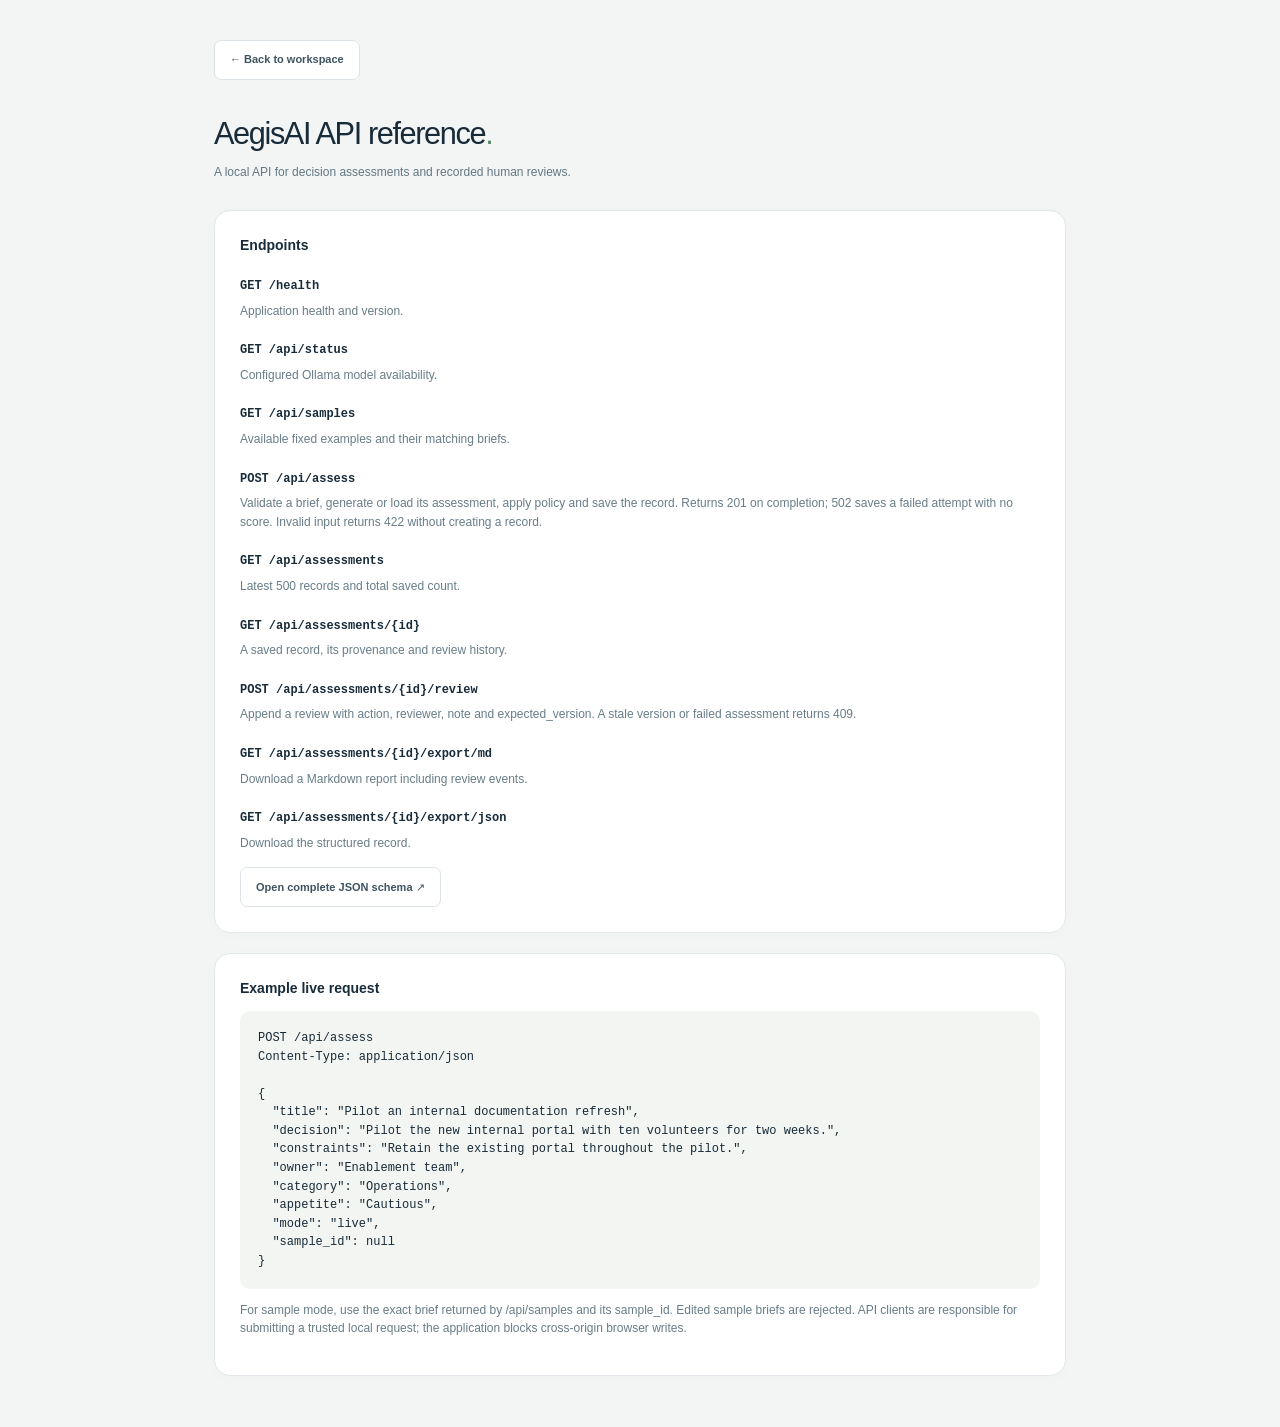
<file: static/api.html>
<!doctype html><html lang="en"><head><meta charset="utf-8"><meta name="viewport" content="width=device-width,initial-scale=1"><title>AegisAI — API reference</title><link rel="stylesheet" href="/static/styles.css?v=2.0.2"></head><body><main class="api-document"><a href="/" class="button secondary">← Back to workspace</a><div class="page-heading"><div><h1>AegisAI API reference<span>.</span></h1><p>A local API for decision assessments and recorded human reviews.</p></div></div><section class="card api-section"><h2>Endpoints</h2><dl><dt><code>GET /health</code></dt><dd>Application health and version.</dd><dt><code>GET /api/status</code></dt><dd>Configured Ollama model availability.</dd><dt><code>GET /api/samples</code></dt><dd>Available fixed examples and their matching briefs.</dd><dt><code>POST /api/assess</code></dt><dd>Validate a brief, generate or load its assessment, apply policy and save the record. Returns 201 on completion; 502 saves a failed attempt with no score. Invalid input returns 422 without creating a record.</dd><dt><code>GET /api/assessments</code></dt><dd>Latest 500 records and total saved count.</dd><dt><code>GET /api/assessments/{id}</code></dt><dd>A saved record, its provenance and review history.</dd><dt><code>POST /api/assessments/{id}/review</code></dt><dd>Append a review with action, reviewer, note and expected_version. A stale version or failed assessment returns 409.</dd><dt><code>GET /api/assessments/{id}/export/md</code></dt><dd>Download a Markdown report including review events.</dd><dt><code>GET /api/assessments/{id}/export/json</code></dt><dd>Download the structured record.</dd></dl><a class="button secondary" href="/openapi.json">Open complete JSON schema ↗</a></section><section class="card api-section"><h2>Example live request</h2><pre>POST /api/assess
Content-Type: application/json

{
  "title": "Pilot an internal documentation refresh",
  "decision": "Pilot the new internal portal with ten volunteers for two weeks.",
  "constraints": "Retain the existing portal throughout the pilot.",
  "owner": "Enablement team",
  "category": "Operations",
  "appetite": "Cautious",
  "mode": "live",
  "sample_id": null
}</pre><p>For sample mode, use the exact brief returned by /api/samples and its sample_id. Edited sample briefs are rejected. API clients are responsible for submitting a trusted local request; the application blocks cross-origin browser writes.</p></section></main></body></html>
</file>
<file: static/styles.css>
@charset "UTF-8";
:root{--navy:#102334;--navy2:#192f42;--ink:#182b39;--muted:#6c7b86;--line:#e1e7ea;--bg:#f3f5f5;--white:#fff;--green:#c7eea6;--teal:#226456;--radius:16px;--shadow:0 3px 18px #142b3b04;--orange:#b45b22;--red:#b7473c;--low:#28675d;font-family:"Segoe UI",Arial,sans-serif;color:var(--ink);font-synthesis:none}
*{box-sizing:border-box}body{margin:0;background:var(--bg);font-size:14px;line-height:1.55}button,input,select,textarea{font:inherit}button,a,input,select,textarea{ -webkit-tap-highlight-color:transparent}button{cursor:pointer}button:disabled{cursor:not-allowed;opacity:.55}a{color:inherit}button{color:inherit}button,input,select,textarea{min-width:0}input,select,textarea{max-width:100%}button:focus-visible,a:focus-visible,input:focus-visible,select:focus-visible,textarea:focus-visible,summary:focus-visible{outline:3px solid #80b6a5;outline-offset:3px}button{transition:background .15s,box-shadow .15s,transform .15s}button:hover:not(:disabled){filter:brightness(.97)}[hidden]{display:none!important}.sr-only{position:absolute;width:1px;height:1px;padding:0;margin:-1px;overflow:hidden;clip:rect(0,0,0,0);white-space:nowrap;border:0}.skip-link{position:fixed;top:-70px;left:15px;z-index:200;background:var(--white);padding:12px;border-radius:8px}.skip-link:focus{top:12px}
.sidebar{position:fixed;inset:0 auto 0 0;width:244px;background:var(--navy);color:#dfe8ed;display:flex;flex-direction:column;padding:32px 20px 20px;z-index:20}.brand{text-decoration:none;display:flex;align-items:center;gap:10px;padding:0 8px;font-size:27px;font-weight:650;letter-spacing:-1.2px;line-height:1.1}.brand-ai{color:var(--green);font-weight:400}.brand small{display:block;color:#a0b3c0;font-size:8px;letter-spacing:1.8px;margin-top:9px;font-weight:600}.brand-mark{width:38px;flex-shrink:0}.brand-mark svg{width:36px;fill:none;stroke:var(--green);stroke-width:1.5}.sidebar-label{font-size:9px;letter-spacing:1.8px;color:#8299aa;margin:47px 13px 12px}.nav-item{width:100%;border:0;text-align:left;background:transparent;color:#9eb2c1;display:flex;align-items:center;gap:10px;border-radius:9px;padding:13px 12px;font-size:12px;margin:4px 0}.nav-item.active{background:#263c4c;color:#e9f9dd}.nav-icon{font-size:19px;line-height:1}.nav-arrow{margin-left:auto;font-size:16px;color:var(--green)}.nav-count{margin-left:auto;font-size:10px;background:#324c5d;color:#e2edf3;border-radius:5px;padding:1px 7px}.sidebar-note{margin:auto 7px 25px;padding:24px 15px 0;border:1px solid #304756;border-radius:13px;overflow:hidden;position:relative;background:linear-gradient(130deg,#1d3546,#142838)}.tiny-label{font-size:8px;font-weight:650;letter-spacing:1.5px}.sidebar-note .tiny-label{color:#a9bcbf;font-size:7px;letter-spacing:1.2px}.sidebar-note h2{font-size:20px;font-weight:400;letter-spacing:-.5px;line-height:1.3;color:#f0f5f3;margin:17px 0 10px}.sidebar-note p{font-size:11px;color:#9fb2c1;line-height:1.7}.note-art{height:86px;position:relative;overflow:hidden}.note-art span{position:absolute;width:120px;height:120px;border:1px solid #557666;border-radius:50%;left:50px;top:25px}.note-art span:nth-child(2){left:25px;top:35px}.note-art span:nth-child(3){left:0;top:45px}.note-art b{position:absolute;color:var(--green);font-size:34px;right:30px;top:9px;font-weight:300}.sidebar-bottom{border-top:1px solid #2b4050;padding:18px 5px 0;display:flex;align-items:center;gap:9px;font-size:10px;color:#d7e2e7}.sidebar-bottom small{display:block;color:#8299aa;font-size:8px;margin-top:3px}.local-dot,.status-dot{width:6px;height:6px;background:#9cc98b;border-radius:50%;display:inline-block;flex-shrink:0}.version-mark{margin-left:auto;display:grid;place-items:center;background:#2b4152;border:1px solid #40586a;border-radius:50%;width:27px;height:27px;font-size:10px}
.app-shell{margin-left:244px}.topbar{height:76px;display:flex;align-items:center;justify-content:space-between;gap:14px;padding:0 38px;border-bottom:1px solid var(--line);background:#fcfdfc}.breadcrumb{font-size:11px;color:#7a8790}.breadcrumb span{margin:0 12px;color:#bcc7cd}.breadcrumb strong{color:#344856;font-weight:500}.topbar-right{display:flex;align-items:center;gap:19px}.date{color:var(--muted);font-size:10px}.engine-status{display:flex;align-items:center;gap:7px;border:1px solid var(--line);background:white;padding:7px 10px;border-radius:6px;font-size:10px}.engine-status .status-dot{background:#b59465}.engine-status.ready .status-dot{background:#43836c}.avatar{display:grid;place-items:center;background:#dfe8dc;color:#426145;width:31px;height:31px;border-radius:50%;font-size:10px;font-weight:650;border:3px solid white;box-shadow:0 0 0 1px #dce5de}main{max-width:1680px;margin:auto;padding:32px 38px 0}.page-heading{display:flex;align-items:center;justify-content:space-between;gap:24px;margin-bottom:29px}.eyebrow{font-size:8px;letter-spacing:1.9px;font-weight:700;color:#5a786a;display:flex;align-items:center;gap:7px}.eyebrow>span{width:5px;height:5px;background:#668770;border-radius:50%}h1{font-size:clamp(24px,2.4vw,37px);line-height:1.2;letter-spacing:-1.4px;font-weight:500;margin:11px 0 10px}h1>span{color:#5b8b62}.page-heading p{font-size:12px;color:var(--muted);margin:0}.button{display:inline-flex;align-items:center;justify-content:center;gap:12px;text-decoration:none;padding:10px 15px;border:1px solid transparent;border-radius:7px;font-size:11px;font-weight:600;min-height:40px}.primary{background:var(--navy);color:var(--white)}.primary>span:last-child:not(:first-child){font-size:18px;line-height:1;font-weight:400}.secondary{background:#fff;border-color:#dce3e7;color:#3e5360}.page-heading>.button{flex-shrink:0}.text-button{border:0;background:transparent;color:#42634e;font-size:11px;padding:6px 0;font-weight:600;min-height:32px}.text-button span{margin-left:7px}.workspace-grid{display:grid;grid-template-columns:minmax(310px,.9fr) minmax(380px,1.1fr);gap:23px;align-items:start}.card{border:1px solid var(--line);border-radius:var(--radius);background:var(--white);box-shadow:var(--shadow);overflow:hidden}.card-heading{padding:22px 23px;display:flex;justify-content:space-between;gap:10px;align-items:center;border-bottom:1px solid var(--line)}.heading-with-icon{display:flex;align-items:center;gap:11px}.section-icon{display:grid;place-items:center;width:33px;height:33px;background:#eef3ed;border:1px solid #e0e9df;border-radius:8px;font-size:20px;color:#587058;flex-shrink:0}h2{font-size:14px;line-height:1.4;font-weight:600;margin:0}.card-heading p{font-size:10px;color:var(--muted);margin:4px 0 0}.step-marker{font-size:8px;letter-spacing:1px;color:#98a4ab;white-space:nowrap}form{margin:0}#brief-form{padding:22px 23px}.mode-picker{display:flex;gap:4px;border:1px solid #e4e9e7;background:#f3f5f4;border-radius:7px;padding:4px;margin:0}.mode-picker label{flex:1;text-align:center;position:relative;cursor:pointer}.mode-picker input{position:absolute;opacity:0;inset:0;cursor:pointer}.mode-picker label span{display:block;padding:8px;font-size:11px;border-radius:5px;color:#7a878b}.mode-picker input:checked+span{background:white;color:var(--ink);box-shadow:0 1px 4px #182b3910;font-weight:600}.mode-picker input:focus-visible+span{outline:3px solid #80b6a5}.mode-note{font-size:10px;line-height:1.65;color:#84918f;margin:11px 1px 21px}.field{margin-bottom:17px}.field>label,.label-row label{display:block;font-size:11px;font-weight:600;margin:0 0 7px}.field label>span{font-size:9px;font-weight:400;color:#8b989e;margin-left:4px}.field input,.field select,.field textarea{width:100%;border:1px solid #dce4e6;background:#fff;border-radius:7px;color:#263d4b;padding:10px 11px;font-size:11px;line-height:1.6}.field input,.field select{min-height:40px}.field textarea{resize:vertical;min-height:80px}.field input::placeholder,.field textarea::placeholder{color:#a2adb3}.field input[readonly],.field textarea[readonly],.field select:disabled{background:#f7f9f8;color:#657984;opacity:1}.label-row{display:flex;justify-content:space-between;align-items:baseline;gap:10px}.label-row>span{font-size:9px;color:#99a4aa}.form-columns{display:grid;grid-template-columns:1fr 1fr;gap:13px}.run-button{width:100%;display:flex;justify-content:space-between;padding:12px 16px;margin-top:22px;font-size:12px;min-height:46px}.run-button>span:last-child{color:var(--green)}.form-footnote{font-size:9px;color:#8b979c;margin-top:12px;display:flex;gap:7px;justify-content:center;text-align:center}.form-footnote>span{color:#88a37b}.notice{font-size:11px;padding:12px 14px;border-radius:7px;margin-bottom:16px;line-height:1.65}.sample-notice{background:#edf4e8;border:1px solid #dae9cd;color:#526c43}.error-notice{background:#fff1ed;border:1px solid #edcec5;color:#9a4c38}.results-column{display:grid;gap:21px;min-width:0}.empty-report{padding:23px 29px 28px;background:radial-gradient(ellipse at 50% 32%,#edf3ed 0%,transparent 48%),#fcfdfb;text-align:center;min-height:570px;display:flex;flex-direction:column;align-items:center}.empty-report-top{display:flex;justify-content:space-between;align-items:center;width:100%;gap:8px}.empty-report-top .tiny-label{color:#809087;font-size:7px;letter-spacing:1.1px}.badge{display:inline-flex;align-items:center;gap:5px;padding:4px 7px;border-radius:5px;font-size:8px;font-weight:650;letter-spacing:.5px;line-height:1.4;white-space:normal;overflow-wrap:anywhere}.badge.neutral{background:#eff3ef;color:#7b8c7e;font-size:7px}.badge.low,.badge.approved{background:#e5f1eb;color:#32705b}.badge.medium,.badge.pending{background:#f9f0dc;color:#8e6d26}.badge.high,.badge.revision_requested{background:#fff0e3;color:#a55a27}.badge.critical,.badge.blocked,.badge.failed{background:#f9e8e4;color:#ab4a3d}.badge.sample{background:#edf2e6;color:#697d3e}.badge.live{background:#e9f0f7;color:#507392}.orbital{position:relative;width:235px;height:235px;margin:25px auto 4px;display:grid;place-items:center}.orbit{border:1px solid #dfe7dc;border-radius:50%;position:absolute}.orbit-one{width:220px;height:220px}.orbit-two{width:164px;height:164px}.orbit-core{display:grid;place-items:center;width:98px;height:98px;border:1px solid #dbe5d6;border-radius:50%;background:#e8f0e2;box-shadow:0 0 0 13px #f0f5ed}.orbit-core svg{fill:none;stroke:#5c7a50;stroke-width:1;width:42px}.orbit-point{position:absolute;border:4px solid #fcfdfb;background:#b8d0a4;border-radius:50%;width:16px;height:16px}.p1{left:17px;top:48px}.p2{right:36px;bottom:30px;width:13px;height:13px;background:#94b4a0}.empty-report h2{font-size:29px;font-weight:400;letter-spacing:-.9px;line-height:1.25}.empty-report>p{font-size:11px;line-height:1.8;color:#8b989b;max-width:320px;margin:15px auto 22px}.empty-features{display:flex;gap:15px;width:100%;justify-content:center;border-top:1px solid #e6ebe2;padding-top:22px;margin-bottom:13px}.empty-features span{font-size:9px;color:#8ca67d;display:flex;align-items:center;gap:6px}.empty-features b{font-size:9px;color:#66756a;font-weight:500}.compact-heading{display:flex;justify-content:space-between;align-items:center;gap:10px;margin-bottom:12px}.compact-heading h2{font-size:12px}.recent-card{padding:18px 22px}.recent-row{display:flex;align-items:center;gap:10px;padding:12px 0;border-top:1px solid #edf0f0}.recent-row .recent-open{border:0;background:none;text-align:left;flex:1;padding:0;min-width:0}.recent-open strong{display:block;font-size:11px;font-weight:500;overflow:hidden;text-overflow:ellipsis;white-space:nowrap;max-width:100%}.recent-open small{display:block;color:#98a3aa;font-size:9px;margin-top:2px}.recent-arrow{color:#9aa9ad;font-size:14px}.muted{color:var(--muted)}.small{font-size:11px}.main-footer{display:flex;justify-content:space-between;gap:20px;padding:26px 0 20px;color:#95a1a8;font-size:9px}.main-footer b{font-weight:400;margin:0 6px;color:#b6c3c7}
.loading-report{padding:40px 30px;text-align:center;min-height:570px}.loading-report>.eyebrow{justify-content:center}.loading-orbit{width:65px;height:65px;margin:48px auto 30px;border:1px solid #d9e7d3;border-top:3px solid #739566;border-radius:50%;animation:spin 1.4s linear infinite;box-shadow:0 0 0 12px #f2f6ef}.loading-report h2{font-size:22px;font-weight:400}.loading-report>p{font-size:11px;color:var(--muted);max-width:300px;margin:15px auto}.progress-list{list-style:none;padding:0;max-width:300px;margin:30px auto;text-align:left}.progress-list li{padding:9px 0;font-size:11px;color:#99a7af;display:flex;gap:10px;align-items:center}.progress-list li:before{content:'○';color:#b2c0c7}.progress-list li.done:before{content:'✓';color:#62865a}.progress-list li.current{color:#3b5a45}.progress-list li.current:before{content:'◉';color:#62865a}.elapsed{font-variant-numeric:tabular-nums}@keyframes spin{to{transform:rotate(360deg)}}
.report{min-width:0}.report-header{display:flex;justify-content:space-between;align-items:flex-start;gap:12px;margin-bottom:16px}.report-header h2{font-size:21px;letter-spacing:-.6px;font-weight:500;margin:9px 0 6px;overflow-wrap:anywhere}.report-kicker{display:flex;align-items:center;gap:7px;flex-wrap:wrap}.report-kicker>span:first-child{font-size:8px;color:#84938f;letter-spacing:1.3px}.report-meta{font-size:10px;color:#8a989f}.report-tools{display:flex;gap:6px;flex-shrink:0}.icon-button{border:1px solid #dce4e7;border-radius:6px;background:#fff;min-width:32px;min-height:32px;display:grid;place-items:center;font-size:19px;padding:2px 7px;line-height:1}.report-tools a{padding:7px 9px;font-size:9px;min-height:32px}.report-intro{background:var(--navy);border-radius:var(--radius);color:#eaf1f3;padding:23px 25px;position:relative;overflow:hidden}.report-intro:after{content:'';position:absolute;width:180px;height:180px;border:1px solid #385142;border-radius:50%;right:-90px;top:-90px;pointer-events:none}.report-intro .tiny-label{color:#93b5aa}.summary-main{display:flex;justify-content:space-between;align-items:center;gap:18px;margin-top:13px}.summary-score{font-size:45px;font-weight:400;letter-spacing:-2px;line-height:1.1}.summary-score small{font-size:13px;color:#8fa5b1;letter-spacing:0}.signal-area{text-align:right}.signal-label{font-size:8px;letter-spacing:1px;color:#8da8b6;margin-bottom:5px}.signal-value{font-size:20px;color:#d6ecb8;font-weight:400;letter-spacing:1px}.report-intro>p{font-size:11px;line-height:1.8;color:#bbcad3;border-top:1px solid #304657;margin:18px 0 0;padding-top:17px}.summary-foot{display:flex;justify-content:space-between;gap:10px;font-size:9px;color:#809baa;margin-top:13px}.summary-foot>span{min-width:0}.report-stats{display:grid;grid-template-columns:repeat(3,1fr);gap:10px;margin:12px 0 17px}.mini-stat{background:#fff;border:1px solid var(--line);border-radius:9px;padding:13px}.mini-stat span{display:block;font-size:8px;color:#8a989d;letter-spacing:.6px}.mini-stat strong{display:block;font-size:19px;font-weight:500;margin-top:4px}.mini-stat small{font-size:9px;color:#93a1a7}.report-tabs{display:flex;gap:16px;border-bottom:1px solid #dce4e6;margin-bottom:16px;overflow:auto}.report-tab{border:0;background:none;padding:0 0 10px;font-size:10px;color:#87959b;white-space:nowrap;border-bottom:2px solid transparent;min-height:34px}.report-tab[aria-selected=true]{color:#2f5941;border-color:#577e4b;font-weight:650}.report-panel .card{padding:20px;margin-bottom:14px}.report-panel h3{font-size:12px;font-weight:600;margin:0 0 12px}.report-panel p{font-size:11px;color:#6c7c86;line-height:1.8;overflow-wrap:anywhere}.report-panel ul,.dialog-body-list{padding-left:18px;font-size:11px;color:#6b7b85;line-height:1.8}.report-panel li+li{margin-top:6px}.matrix-layout{display:grid;grid-template-columns:1fr 1fr;gap:20px}.matrix{display:grid;grid-template-columns:repeat(5,1fr);gap:4px;aspect-ratio:1.15}.matrix-cell{border:0;background:#edf3e8;border-radius:4px;display:grid;place-items:center;font-size:10px;color:#427153;position:relative;min-width:0;min-height:25px;padding:0}.matrix-cell.medium{background:#f8edcd;color:#977b3c}.matrix-cell.high{background:#f4dac2;color:#a16433}.matrix-cell.critical{background:#edc8c0;color:#a24e3b}.matrix-cell.selected{outline:2px solid #183d39;outline-offset:1px;z-index:1}.matrix-cell:disabled{opacity:1;cursor:default}.matrix-cell b{border:1px solid currentColor;border-radius:50%;width:19px;height:19px;display:grid;place-items:center;font-size:9px;background:#ffffff8c}.matrix-axis{font-size:8px;color:#9aa7ab;margin-top:6px}.matrix-explainer{font-size:10px!important;margin:0}.legend{display:flex;gap:8px;flex-wrap:wrap;font-size:8px;color:#7b8c91;margin-top:12px}.legend i{width:6px;height:6px;display:inline-block;border-radius:2px;background:#dce9d0;margin-right:3px}.legend .high{background:#f4dac2}.legend .critical{background:#edc8c0}.legend .medium{background:#f8edcd}.risk-list{display:grid;gap:10px}.risk-item{background:#fff;border:1px solid var(--line);border-radius:10px;overflow:hidden}.risk-item summary{padding:16px;cursor:pointer;list-style:none;display:flex;gap:10px;align-items:flex-start}.risk-item summary::-webkit-details-marker{display:none}.risk-id{font-size:8px;color:#9faab0;padding-top:3px}.risk-title{flex:1;min-width:0}.risk-title strong{display:block;font-size:11px;font-weight:600;overflow-wrap:anywhere}.risk-title small{display:block;font-size:9px;color:#8a989f;margin-top:4px}.risk-item summary:after{content:'+';color:#8a9b9e;font-size:16px}.risk-item[open] summary:after{content:'−'}.risk-body{padding:0 17px 16px;border-top:1px solid #edf1ef}.risk-body h4{font-size:9px;letter-spacing:.7px;text-transform:uppercase;color:#496657;margin:15px 0 5px}.risk-body p{margin:0}.evidence-quote{border-left:2px solid #c5d6bd;padding-left:10px!important;margin:10px 0!important;font-style:italic}.risk-scores{display:flex;gap:10px;margin:12px 0 0;font-size:9px;color:#7d8c94}.risk-scores span{padding:4px 7px;background:#f1f4f4;border-radius:4px}.review-form .field{margin-bottom:12px}.review-form .button{width:100%;margin-top:6px}.review-notice{font-size:9px!important}.audit-item{padding:12px 0;border-top:1px solid #edf1ef}.audit-item:first-child{border:0;padding-top:0}.audit-top{display:flex;align-items:center;justify-content:space-between;gap:10px}.audit-item strong{font-size:10px;font-weight:600}.audit-item small{font-size:9px;color:#92a0a7}.audit-item p{margin:8px 0 0}.report-failure{padding:27px}.report-failure h2{font-size:20px;font-weight:500;margin:15px 0}.report-failure p{font-size:12px;color:#7b8a91;line-height:1.8}.report-failure .button{margin-top:14px}.source-brief details{margin-top:12px}.source-brief summary{font-size:11px;color:#4c6752;cursor:pointer}.source-brief pre{white-space:pre-wrap;overflow-wrap:anywhere;font:11px/1.8 "Segoe UI",Arial,sans-serif;color:#7d8d94;margin-bottom:0}
.library-stats{display:grid;grid-template-columns:repeat(4,1fr);gap:15px;margin-bottom:22px}.library-stat{padding:18px 20px;border-radius:12px;border:1px solid var(--line);background:#fff}.library-stat>span{font-size:9px;color:#82919b}.library-stat strong{display:block;font-size:28px;line-height:1.3;font-weight:450;letter-spacing:-.8px;margin-top:6px}.library-stat small{font-size:9px;color:#9ba7ad}.library-toolbar{display:flex;gap:10px;flex-wrap:wrap;padding:20px;border-bottom:1px solid var(--line)}.search-wrap{display:flex;align-items:center;gap:8px;position:relative;flex:1;min-width:180px;border:1px solid #dce4e7;border-radius:7px;padding:0 10px;background:#fff}.search-wrap>span{font-size:21px;color:#9aa8ad}.search-wrap input{width:100%;border:0;background:transparent;padding:10px 0;font-size:11px;outline-offset:1px}.search-wrap input::-webkit-search-cancel-button{-webkit-appearance:none}.search-wrap .icon-button{border:0;min-height:25px;min-width:25px}.library-toolbar select{border:1px solid #dce4e7;padding:8px;border-radius:7px;font-size:10px;background:#fff;color:#6d7d86;max-width:100%}.library-meta{padding:14px 20px;display:flex;justify-content:space-between;align-items:center;gap:15px;color:#94a0a6;font-size:10px}.small-button{font-size:10px;min-height:32px;padding:6px 10px}.library-row{padding:18px 20px;border-top:1px solid #edf1ef;display:grid;grid-template-columns:20px minmax(0,1fr) 85px 115px 80px;gap:15px;align-items:center}.compare-check{width:15px;height:15px;accent-color:#43674a;cursor:pointer}.library-open{padding:0;border:0;background:none;text-align:left;min-width:0}.library-open strong{font-size:12px;font-weight:550;display:block;overflow-wrap:anywhere}.library-open small{font-size:9px;color:#93a1a8;display:block;margin-top:5px}.library-date{font-size:9px;color:#8b9ba3;text-align:right}.library-score{font-size:10px;color:#91a0a8}.library-score strong{font-size:15px;color:#435b69;font-weight:500;display:block}.library-empty{text-align:center;padding:65px 20px}.library-empty h3{font-size:20px;font-weight:400}.library-empty p{font-size:12px;color:#8b9aa1}.compare-grid{display:grid;grid-template-columns:1fr 1fr;gap:15px}.compare-column{background:#f4f6f4;border:1px solid #e2e8e0;border-radius:10px;padding:18px;min-width:0}.compare-column h3{font-size:15px;font-weight:500;overflow-wrap:anywhere}.compare-column p{font-size:11px;color:#72838d}.compare-column .compare-score{font-size:32px;color:#264e3b}.compare-summary{padding:15px;background:#eef4e8;border-radius:8px;color:#5a7147;font-size:12px;margin-bottom:18px}
dialog{border:1px solid #dce4e6;border-radius:17px;box-shadow:0 25px 100px #142b3b40;width:min(640px,calc(100% - 32px));max-height:85vh;padding:0;color:var(--ink);background:#fff}dialog::backdrop{background:#10233488;backdrop-filter:blur(3px)}.dialog-heading{display:flex;align-items:center;justify-content:space-between;gap:15px;padding:20px 24px;border-bottom:1px solid var(--line);position:sticky;top:0;background:#fff}.dialog-heading h2{font-size:17px;font-weight:500}#dialog-body{padding:23px;font-size:12px;color:#6d7e87;line-height:1.9}#dialog-body h3{color:#284535;font-size:13px}#dialog-body code{background:#f0f4ee;padding:3px 5px;border-radius:4px;font-size:11px;overflow-wrap:anywhere}#dialog-body pre{white-space:pre-wrap;overflow-wrap:anywhere;background:#102334;color:#d3e8cb;border-radius:8px;padding:16px;font-size:11px;line-height:1.8}.toast{position:fixed;bottom:24px;right:24px;background:#17382d;color:#e0eed8;border:1px solid #4e6d51;box-shadow:0 8px 35px #10233425;padding:14px 20px;border-radius:10px;z-index:150;font-size:12px;max-width:calc(100vw - 32px)}
@media(min-width:1600px){.workspace-grid{grid-template-columns:minmax(400px,.85fr) minmax(480px,1.15fr)}}
@media(max-width:1200px){.sidebar{width:207px;padding-left:13px;padding-right:13px}.app-shell{margin-left:207px}.nav-item{font-size:10px;padding-left:10px;gap:8px}.topbar{padding:0 25px}main{padding:27px 25px 0}.workspace-grid{grid-template-columns:minmax(290px,.95fr) minmax(310px,1.05fr);gap:17px}.card-heading,#brief-form{padding:19px}.step-marker{display:none}.date{display:none}.empty-features{gap:10px;flex-wrap:wrap}.empty-report{padding:20px}.report-header{flex-wrap:wrap}.report-tools{margin-left:auto}.matrix-layout{gap:14px}.library-row{grid-template-columns:18px minmax(0,1fr) 65px 100px;gap:10px}.library-date{display:none}}
@media(max-width:1000px){.sidebar{width:190px;padding-left:10px;padding-right:10px}.app-shell{margin-left:190px}.brand{font-size:24px}.brand small{font-size:7px}.sidebar-note{margin-left:3px;margin-right:3px;padding:18px 12px 0}.sidebar-note h2{font-size:18px}.nav-item{font-size:10px}.nav-icon{font-size:16px}.nav-arrow{display:none}.workspace-grid{grid-template-columns:minmax(0,1fr)}.empty-report{min-height:440px}.orbital{margin-top:15px;transform:scale(.85);height:190px}.results-column{grid-row:auto}.page-heading{align-items:flex-start}.library-stats{gap:10px}.library-stat{padding:14px}.matrix-layout{grid-template-columns:230px 1fr}.report-header{flex-wrap:nowrap}.empty-report>p{max-width:380px}.sidebar-note .tiny-label{font-size:6px}.topbar-right{gap:10px}.breadcrumb{font-size:10px}}
@media(max-width:700px){.sidebar{position:relative;width:100%;height:auto;padding:17px 20px 0;display:block}.brand{font-size:24px;gap:9px}.brand small{font-size:6px;letter-spacing:1.5px;margin-top:6px}.brand-mark{width:30px}.brand-mark svg{width:30px}.sidebar-label,.sidebar-note,.sidebar-bottom{display:none}.sidebar nav{display:flex;margin-top:17px;gap:6px}.nav-item{width:auto;flex:1;justify-content:center;font-size:10px;padding:11px 5px;border-radius:7px 7px 0 0;margin:0}.nav-item.active{background:#2a4151}.nav-item:last-child{flex:0;width:37px;font-size:0;gap:0;padding:8px}.nav-item:last-child .nav-icon{font-size:20px}.nav-icon{font-size:16px}.nav-count{margin-left:0;padding:1px 5px;font-size:8px}.app-shell{margin:0}.topbar{height:55px;padding:0 20px}.topbar-right{gap:10px}.breadcrumb{font-size:9px}.breadcrumb span{margin:0 6px}.avatar{width:26px;height:26px;font-size:8px}.engine-status{font-size:8px;padding:6px 8px}.date{display:none}main{padding:25px 20px 0}.page-heading{gap:12px;flex-wrap:wrap;margin-bottom:23px}h1{font-size:29px;letter-spacing:-1px}.page-heading p{font-size:11px;line-height:1.7;max-width:370px}.page-heading>.button{min-height:32px;padding:7px 10px;font-size:9px}.eyebrow{font-size:7px;letter-spacing:1.5px}.workspace-grid{gap:17px}.card-heading,#brief-form{padding:19px}.card-heading p{font-size:9px}.form-footnote{font-size:8px}.main-footer{flex-direction:column;gap:6px;font-size:8px}.empty-report{min-height:470px}.empty-report h2{font-size:27px}.empty-report-top .tiny-label{font-size:6px}.empty-features{gap:12px}.empty-features span,.empty-features b{font-size:8px}.report-header{flex-wrap:wrap}.report-header h2{font-size:22px}.report-tools{margin-left:0}.report-intro{padding:20px}.summary-score{font-size:43px}.report-stats{gap:8px}.mini-stat{padding:11px}.mini-stat span{font-size:7px}.mini-stat strong{font-size:18px}.mini-stat small{font-size:8px}.matrix-layout{grid-template-columns:minmax(0,1fr) minmax(0,1fr)}.report-panel .card{padding:17px}.report-tabs{gap:18px}.risk-item summary{padding:13px;gap:8px}.risk-title strong{font-size:11px}.risk-item .badge{font-size:7px}.risk-scores{flex-wrap:wrap}.library-stats{grid-template-columns:1fr 1fr}.library-stat strong{font-size:25px}.library-toolbar{padding:15px;gap:8px}.search-wrap{flex-basis:100%}.library-toolbar select{flex:1;min-width:100px;font-size:9px}.library-meta{padding:12px 15px;font-size:9px}.library-meta>.button{font-size:9px;padding:5px 7px}.library-row{padding:15px;grid-template-columns:17px minmax(0,1fr) 65px;gap:9px}.library-row>.review-badge{grid-column:2}.library-row>.library-score{grid-column:3;grid-row:1 / span 2}.library-open strong{font-size:11px}.library-open small{font-size:8px}.compare-grid{grid-template-columns:1fr}.dialog-heading,#dialog-body{padding:18px}.toast{right:16px;bottom:16px}.loading-report{min-height:470px;padding:30px 20px}}
@media(max-width:360px){.sidebar{padding-left:14px;padding-right:14px}.nav-item{font-size:9px;gap:5px}.nav-icon{font-size:14px}.topbar{padding:0 14px}.breadcrumb{font-size:8px}.topbar-right{gap:6px}.avatar{display:none}main{padding:22px 14px 0}h1{font-size:25px;letter-spacing:-.9px}.page-heading p{font-size:10px}.card-heading,#brief-form{padding:16px}.heading-with-icon{gap:8px}h2{font-size:13px}.section-icon{width:29px;height:29px}.card-heading p{font-size:8px}.mode-picker label span{font-size:10px}.form-columns{grid-template-columns:1fr;gap:0}.empty-report{padding:17px 14px}.empty-features{flex-direction:column;align-items:center;gap:8px}.empty-report h2{font-size:25px}.matrix-layout{grid-template-columns:1fr}.matrix{max-width:220px}.report-tabs{gap:14px}.report-tab{font-size:9px}.summary-foot{flex-direction:column;gap:3px}.risk-id{display:none}.summary-score{font-size:38px}.signal-value{font-size:17px}.report-stats{gap:6px}.mini-stat{padding:9px}.mini-stat small{font-size:7px}.report-header h2{font-size:20px}.library-meta{flex-wrap:wrap}.library-row{gap:7px}.library-stats{gap:8px}.library-stat{padding:12px}}
.api-document{max-width:900px;padding:40px 24px;margin:auto}.api-document>.button{margin-bottom:25px}.api-section{padding:25px;margin-bottom:20px}.api-section dt{font-size:12px;font-weight:600;margin-top:20px;overflow-wrap:anywhere}.api-section dd{font-size:12px;color:#687d87;margin:6px 0 15px}.api-section pre{white-space:pre-wrap;overflow-wrap:anywhere;background:#f2f5f1;border-radius:10px;padding:18px;font-size:12px}.api-section p{font-size:12px;color:#687d87}
/* Keep supporting text readable at desktop and phone sizes. */
.field input,.field select,.field textarea{font-size:12px}.field>label,.label-row label{font-size:12px}.mode-note{color:#657a75}.field input::placeholder,.field textarea::placeholder{color:#768791}.report-panel p,.report-panel ul{font-size:12px;color:#5d717e}.report-intro>p{font-size:12px;color:#c9d7df}.report-tab{font-size:11px}.risk-title strong{font-size:12px}.card-heading p{color:#677b86}.page-heading p{color:#627783}.form-footnote{color:#6d827c}.report-meta{color:#6e818d}.recent-open small{color:#748790}.main-footer{color:#71868d}.mini-stat span,.mini-stat small{color:#6b8088}.empty-report>p{color:#6c807c}.library-open small{color:#70838e}.library-stat>span,.library-stat small{color:#6f828d}
@media(max-width:360px){.field>label,.label-row label{font-size:11px}.report-tab{font-size:10px}}
@media(max-width:700px){.field input,.field textarea,.field select,.review-form input,.review-form textarea,.review-form select{font-size:16px}}
@media(prefers-reduced-motion:reduce){*,*:before,*:after{animation:none!important;transition:none!important;scroll-behavior:auto!important}}
</file>
